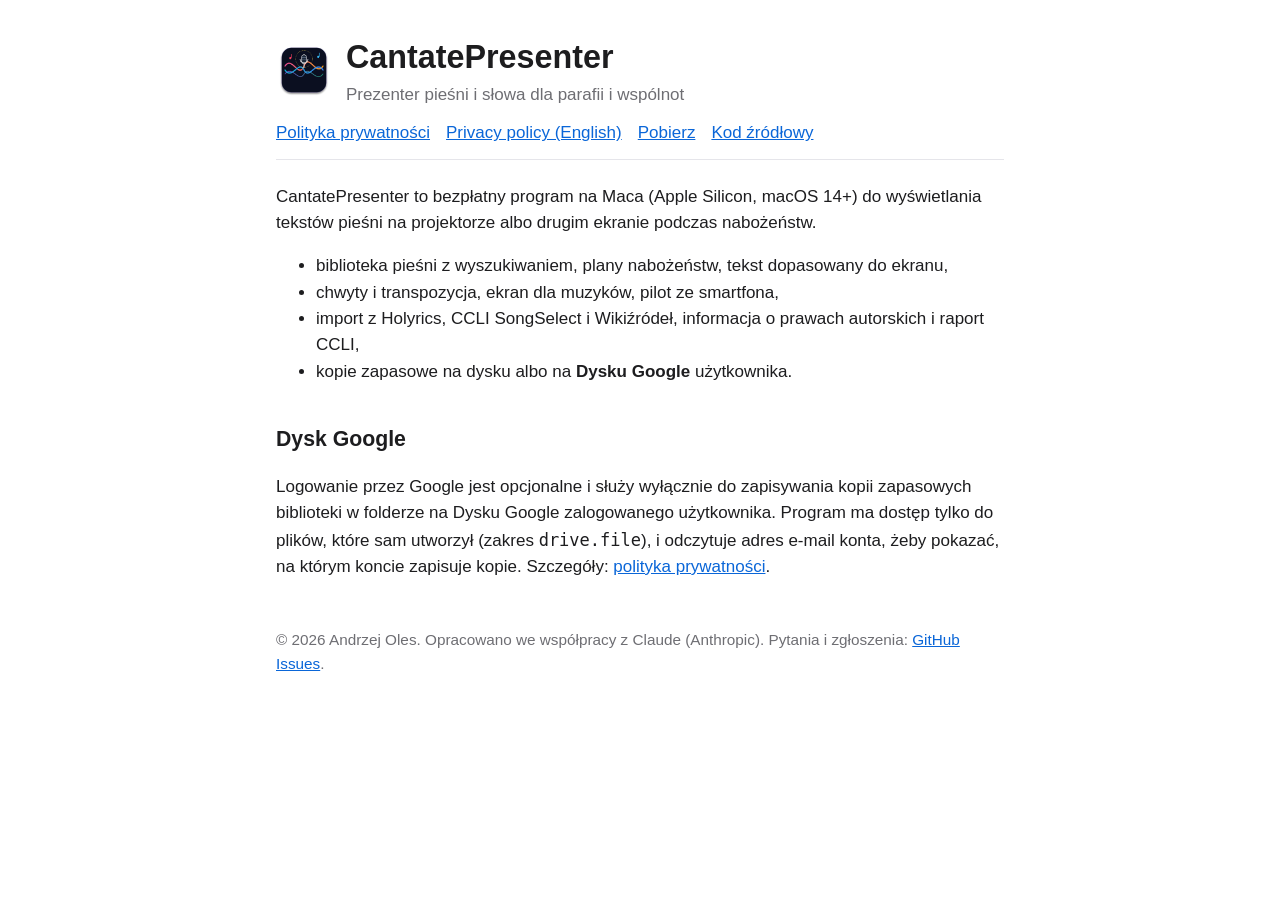
<file: docs/index.html>
<!doctype html>
<html lang="pl">
<head>
<meta charset="utf-8">
<meta name="viewport" content="width=device-width, initial-scale=1">
<title>CantatePresenter</title>
<meta name="description" content="Bezpłatny program dla parafii i wspólnot do wyświetlania tekstów pieśni na projektorze.">
<link rel="icon" href="icon.png">
<link rel="stylesheet" href="site.css">
</head>
<body>
<main>
<header><img src="icon.png" alt=""><div><h1>CantatePresenter</h1><div class="muted">Prezenter pieśni i słowa dla parafii i wspólnot</div></div></header>
<nav><a href="privacy.html">Polityka prywatności</a><a href="privacy.html#en">Privacy policy (English)</a><a href="https://github.com/andrzejoles/CantatePresenter/releases">Pobierz</a><a href="https://github.com/andrzejoles/CantatePresenter">Kod źródłowy</a></nav>

<p>CantatePresenter to bezpłatny program na Maca (Apple Silicon, macOS 14+) do wyświetlania tekstów pieśni na projektorze
albo drugim ekranie podczas nabożeństw.</p>
<ul>
  <li>biblioteka pieśni z wyszukiwaniem, plany nabożeństw, tekst dopasowany do ekranu,</li>
  <li>chwyty i transpozycja, ekran dla muzyków, pilot ze smartfona,</li>
  <li>import z Holyrics, CCLI SongSelect i Wikiźródeł, informacja o prawach autorskich i raport CCLI,</li>
  <li>kopie zapasowe na dysku albo na <strong>Dysku Google</strong> użytkownika.</li>
</ul>

<h2>Dysk Google</h2>
<p>Logowanie przez Google jest opcjonalne i służy wyłącznie do zapisywania kopii zapasowych biblioteki w folderze
na Dysku Google zalogowanego użytkownika. Program ma dostęp tylko do plików, które sam utworzył (zakres
<code>drive.file</code>), i odczytuje adres e-mail konta, żeby pokazać, na którym koncie zapisuje kopie.
Szczegóły: <a href="privacy.html">polityka prywatności</a>.</p>

<footer>© 2026 Andrzej Oles. Opracowano we współpracy z Claude (Anthropic). Pytania i zgłoszenia:
<a href="https://github.com/andrzejoles/CantatePresenter/issues">GitHub Issues</a>.</footer>
</main>
</body>
</html>
</file>
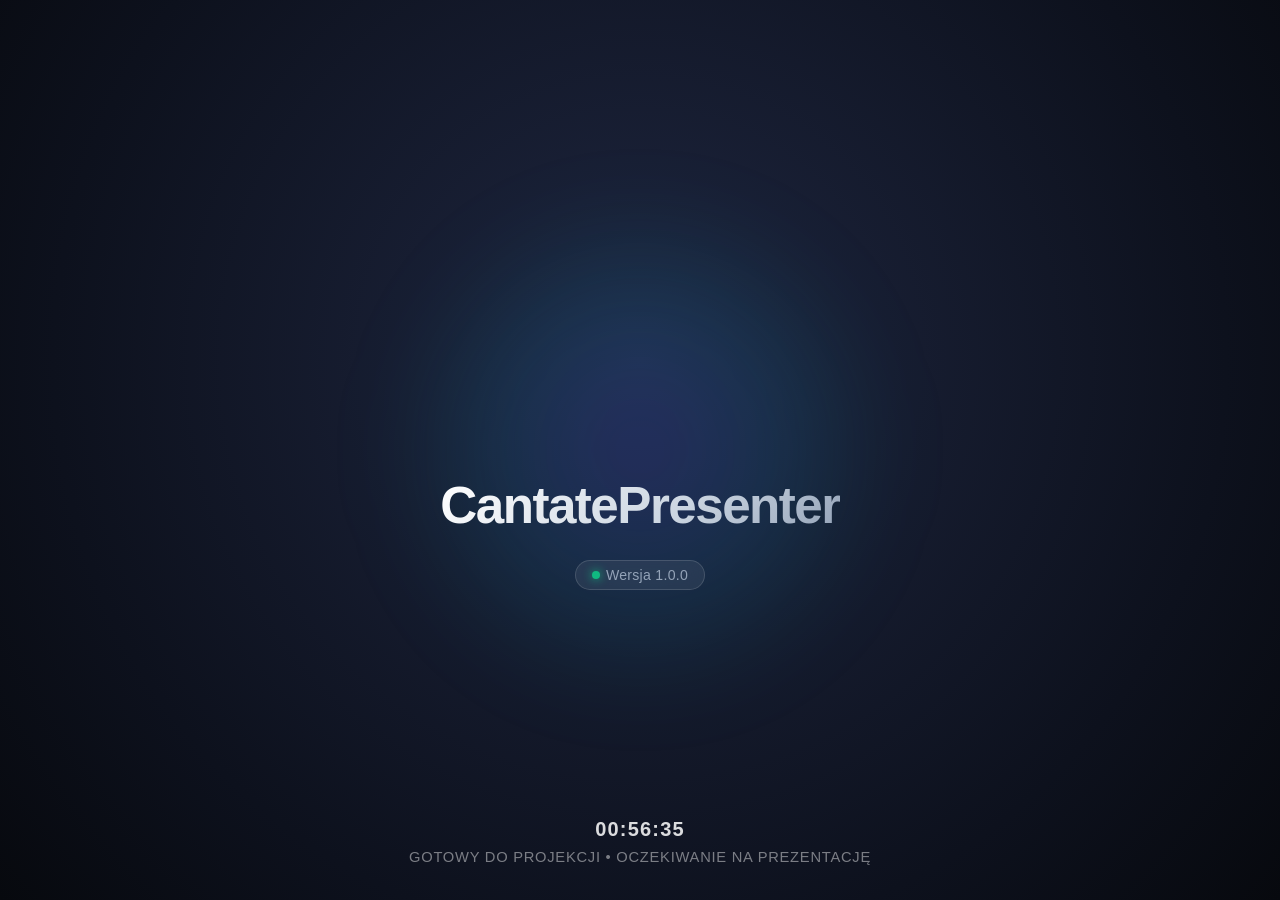
<file: data/standby.html>
<!DOCTYPE html>
<html lang="pl">
<head>
    <meta charset="UTF-8">
    <meta name="viewport" content="width=device-width, initial-scale=1.0">
    <title>CantatePresenter — Ekran Czuwania</title>
    <style>
        * {
            margin: 0;
            padding: 0;
            box-sizing: border-box;
            user-select: none;
            -webkit-user-select: none;
        }

        body {
            background: radial-gradient(circle at 50% 40%, #1e2640 0%, #0d111d 70%, #07090e 100%);
            color: #ffffff;
            font-family: -apple-system, BlinkMacSystemFont, "SF Pro Display", "Helvetica Neue", sans-serif;
            min-height: 100vh;
            display: flex;
            flex-direction: column;
            justify-content: center;
            align-items: center;
            overflow: hidden;
            position: relative;
        }

        /* Subtle ambient glow behind logo */
        .ambient-glow {
            position: absolute;
            width: 450px;
            height: 450px;
            background: radial-gradient(circle, rgba(79, 70, 229, 0.22) 0%, rgba(6, 182, 212, 0.12) 50%, transparent 75%);
            border-radius: 50%;
            filter: blur(50px);
            z-index: 1;
            animation: pulseGlow 6s ease-in-out infinite alternate;
        }

        @keyframes pulseGlow {
            0% { transform: scale(0.9); opacity: 0.6; }
            100% { transform: scale(1.15); opacity: 1; }
        }

        .container {
            z-index: 2;
            text-align: center;
            display: flex;
            flex-direction: column;
            align-items: center;
            gap: 20px;
            padding: 40px;
        }

        /* Custom Vector Logo */
        .logo-wrapper {
            position: relative;
            width: 140px;
            height: 140px;
            display: flex;
            align-items: center;
            justify-content: center;
            margin-bottom: 8px;
            filter: drop-shadow(0 12px 30px rgba(79, 70, 229, 0.4));
        }

        .logo-svg {
            width: 100%;
            height: 100%;
        }

        /* Typography */
        h1.app-title {
            font-size: 3.2rem;
            font-weight: 700;
            letter-spacing: -0.03em;
            background: linear-gradient(135deg, #ffffff 0%, #cbd5e1 60%, #94a3b8 100%);
            -webkit-background-clip: text;
            -webkit-text-fill-color: transparent;
            margin: 0;
            line-height: 1.1;
        }

        .app-subtitle {
            font-size: 1.35rem;
            font-weight: 400;
            letter-spacing: 0.08em;
            text-transform: uppercase;
            color: #38bdf8;
            margin-top: -6px;
        }

        .version-badge {
            display: inline-flex;
            align-items: center;
            gap: 6px;
            background: rgba(255, 255, 255, 0.07);
            border: 1px solid rgba(255, 255, 255, 0.14);
            border-radius: 30px;
            padding: 6px 16px;
            font-size: 0.88rem;
            color: #94a3b8;
            font-weight: 500;
            letter-spacing: 0.02em;
            backdrop-filter: blur(10px);
            margin-top: 6px;
        }

        .version-badge .dot {
            width: 8px;
            height: 8px;
            background-color: #10b981;
            border-radius: 50%;
            box-shadow: 0 0 10px #10b981;
            animation: pulseDot 2s infinite;
        }

        @keyframes pulseDot {
            0% { transform: scale(0.9); opacity: 0.7; }
            50% { transform: scale(1.2); opacity: 1; }
            100% { transform: scale(0.9); opacity: 0.7; }
        }

        /* Bottom status & clock */
        .footer-status {
            position: absolute;
            bottom: 35px;
            display: flex;
            flex-direction: column;
            align-items: center;
            gap: 8px;
            color: rgba(255, 255, 255, 0.45);
            font-size: 0.92rem;
            font-weight: 400;
            letter-spacing: 0.05em;
        }

        .live-clock {
            font-size: 1.25rem;
            font-weight: 600;
            color: rgba(255, 255, 255, 0.85);
            font-variant-numeric: tabular-nums;
            letter-spacing: 0.06em;
        }
    </style>
</head>
<body>
    <div class="ambient-glow"></div>

    <div class="container">
        <!-- Self-designed modern Logo: Cross + Open Songbook + Acoustic Wave -->
        <div class="logo-wrapper">
            <!--LOGO-->
        </div>

        <h1 class="app-title">CantatePresenter</h1>
        
        <div class="version-badge">
            <span class="dot"></span>
            <span>Wersja 1.0.0</span>
        </div>
    </div>

    <div class="footer-status">
        <div id="clock" class="live-clock">--:--</div>
        <div>GOTOWY DO PROJEKCJI • OCZEKIWANIE NA PREZENTACJĘ</div>
    </div>

    <script>
        function updateClock() {
            const now = new Date();
            const hours = String(now.getHours()).padStart(2, '0');
            const minutes = String(now.getMinutes()).padStart(2, '0');
            const seconds = String(now.getSeconds()).padStart(2, '0');
            document.getElementById('clock').textContent = `${hours}:${minutes}:${seconds}`;
        }
        updateClock();
        setInterval(updateClock, 1000);
    </script>
</body>
</html>
</file>
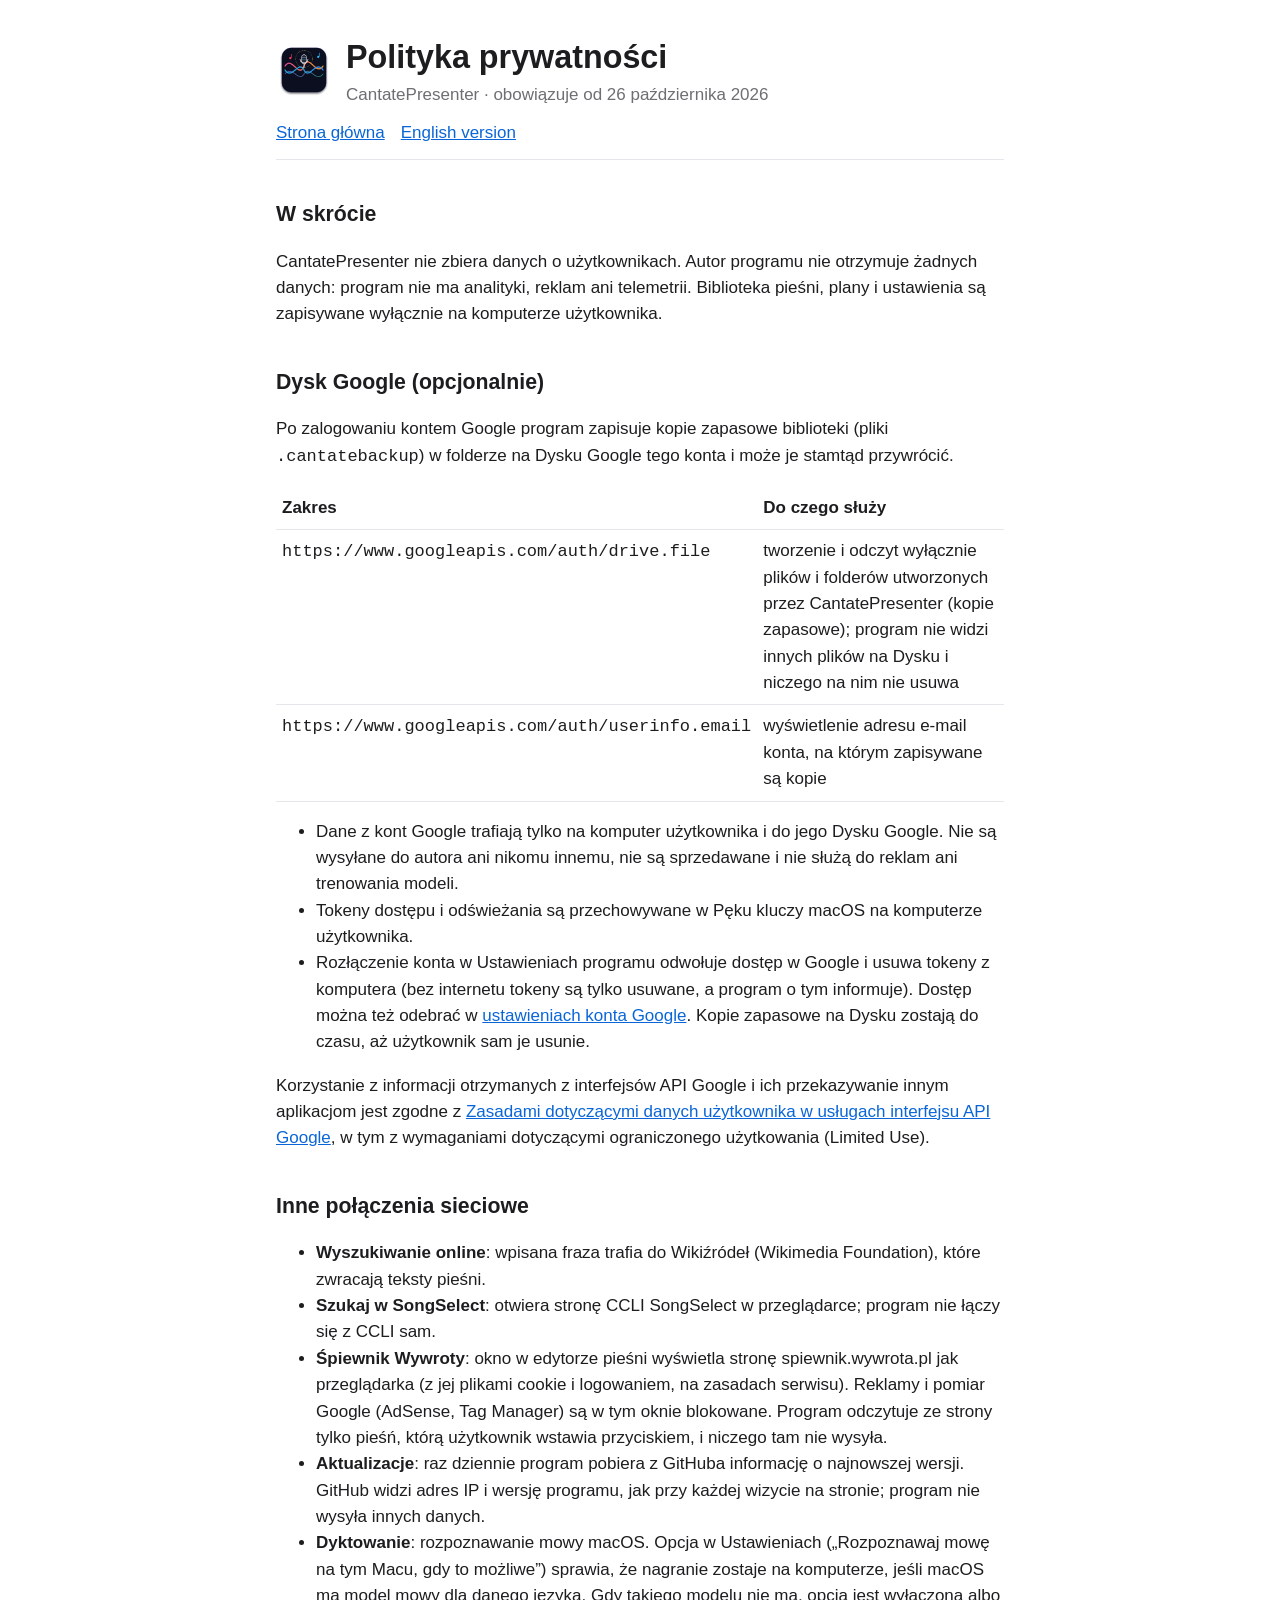
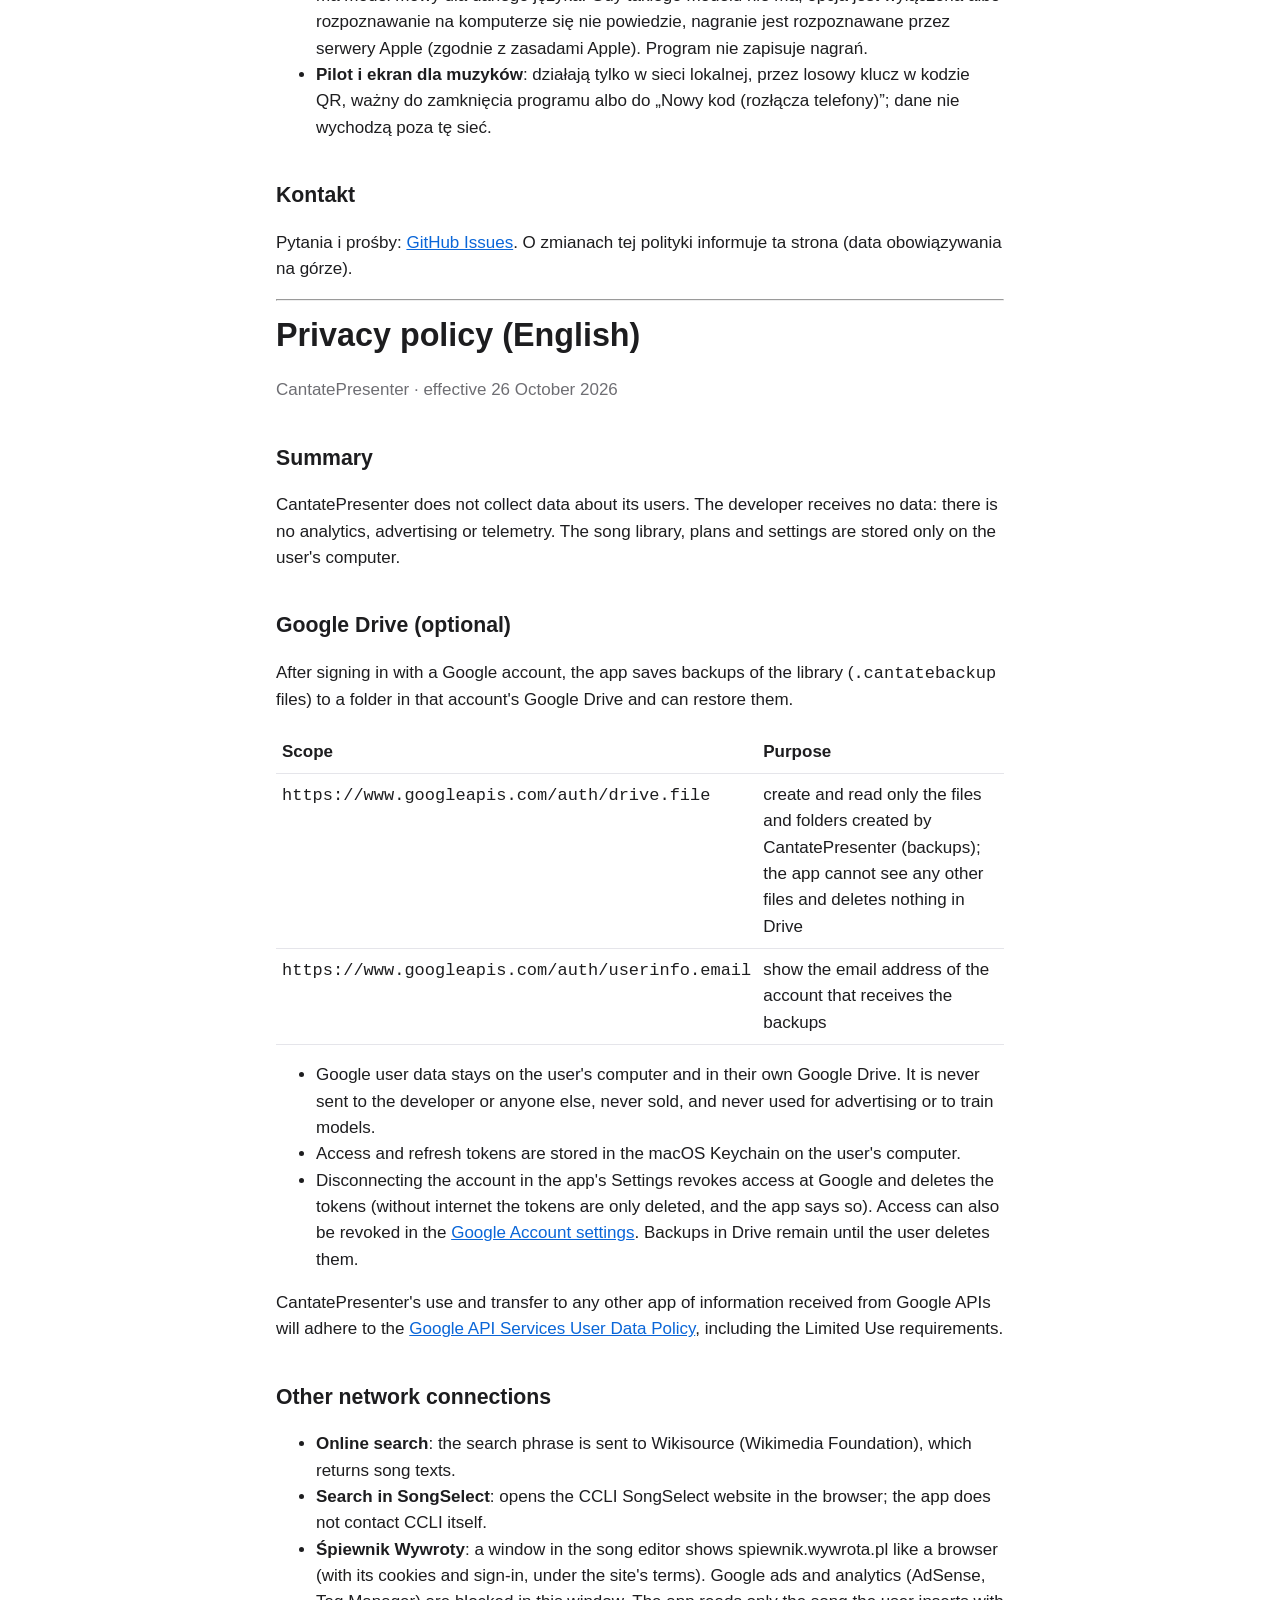
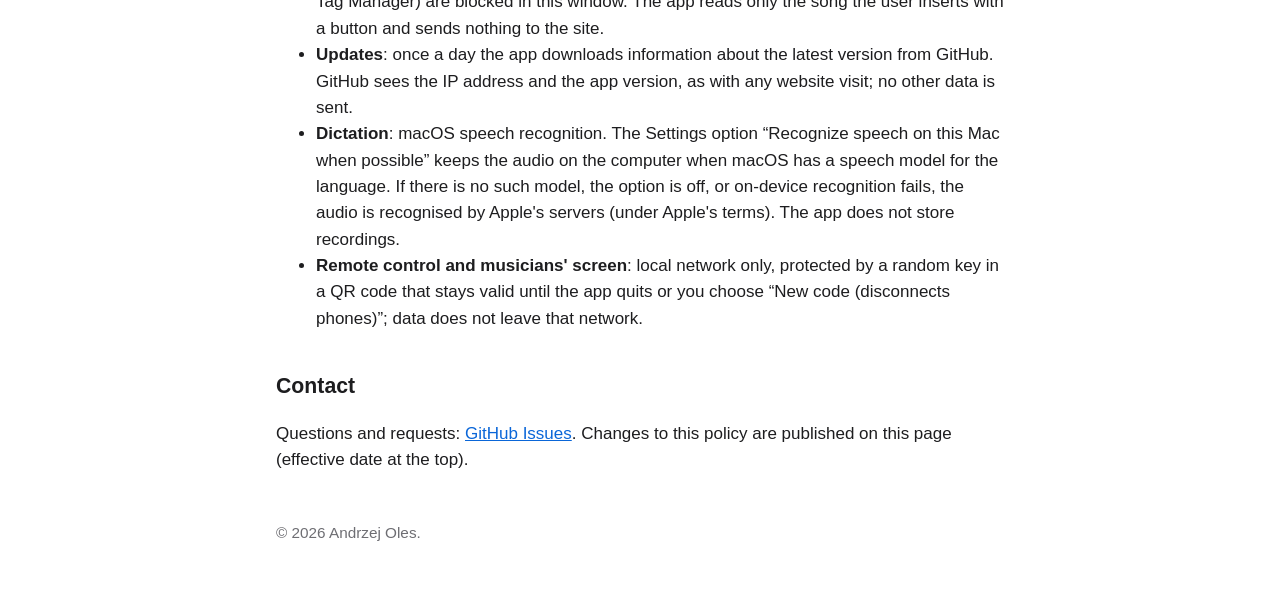
<file: docs/privacy.html>
<!doctype html>
<html lang="pl">
<head>
<meta charset="utf-8">
<meta name="viewport" content="width=device-width, initial-scale=1">
<title>CantatePresenter: polityka prywatności</title>
<link rel="icon" href="icon.png">
<link rel="stylesheet" href="site.css">
</head>
<body>
<main>
<header><img src="icon.png" alt=""><div><h1>Polityka prywatności</h1><div class="muted">CantatePresenter · obowiązuje od 26 października 2026</div></div></header>
<nav><a href="index.html">Strona główna</a><a href="#en">English version</a></nav>

<h2>W skrócie</h2>
<p>CantatePresenter nie zbiera danych o użytkownikach. Autor programu nie otrzymuje żadnych danych: program nie ma
analityki, reklam ani telemetrii. Biblioteka pieśni, plany i ustawienia są zapisywane wyłącznie na komputerze
użytkownika.</p>

<h2>Dysk Google (opcjonalnie)</h2>
<p>Po zalogowaniu kontem Google program zapisuje kopie zapasowe biblioteki (pliki <code>.cantatebackup</code>)
w folderze na Dysku Google tego konta i może je stamtąd przywrócić.</p>
<table>
<tr><th>Zakres</th><th>Do czego służy</th></tr>
<tr><td><code>https://www.googleapis.com/auth/drive.file</code></td><td>tworzenie i odczyt wyłącznie plików i folderów utworzonych przez CantatePresenter (kopie zapasowe); program nie widzi innych plików na Dysku i niczego na nim nie usuwa</td></tr>
<tr><td><code>https://www.googleapis.com/auth/userinfo.email</code></td><td>wyświetlenie adresu e-mail konta, na którym zapisywane są kopie</td></tr>
</table>
<ul>
  <li>Dane z kont Google trafiają tylko na komputer użytkownika i do jego Dysku Google. Nie są wysyłane do autora
  ani nikomu innemu, nie są sprzedawane i nie służą do reklam ani trenowania modeli.</li>
  <li>Tokeny dostępu i odświeżania są przechowywane w Pęku kluczy macOS na komputerze użytkownika.</li>
  <li>Rozłączenie konta w Ustawieniach programu odwołuje dostęp w Google i usuwa tokeny z komputera (bez internetu
  tokeny są tylko usuwane, a program o tym informuje). Dostęp można też odebrać w
  <a href="https://myaccount.google.com/permissions">ustawieniach konta Google</a>. Kopie zapasowe na Dysku zostają
  do czasu, aż użytkownik sam je usunie.</li>
</ul>
<p>Korzystanie z informacji otrzymanych z interfejsów API Google i ich przekazywanie innym aplikacjom jest zgodne z
<a href="https://developers.google.com/terms/api-services-user-data-policy">Zasadami dotyczącymi danych użytkownika w usługach interfejsu API Google</a>,
w tym z wymaganiami dotyczącymi ograniczonego użytkowania (Limited Use).</p>

<h2>Inne połączenia sieciowe</h2>
<ul>
  <li><strong>Wyszukiwanie online</strong>: wpisana fraza trafia do Wikiźródeł (Wikimedia Foundation), które zwracają teksty pieśni.</li>
  <li><strong>Szukaj w SongSelect</strong>: otwiera stronę CCLI SongSelect w przeglądarce; program nie łączy się z CCLI sam.</li>
  <li><strong>Śpiewnik Wywroty</strong>: okno w edytorze pieśni wyświetla stronę spiewnik.wywrota.pl jak przeglądarka
  (z jej plikami cookie i logowaniem, na zasadach serwisu). Reklamy i pomiar Google (AdSense, Tag Manager) są w tym
  oknie blokowane. Program odczytuje ze strony tylko pieśń, którą użytkownik wstawia przyciskiem, i niczego tam nie wysyła.</li>
  <li><strong>Aktualizacje</strong>: raz dziennie program pobiera z GitHuba informację o najnowszej wersji. GitHub widzi
  adres IP i wersję programu, jak przy każdej wizycie na stronie; program nie wysyła innych danych.</li>
  <li><strong>Dyktowanie</strong>: rozpoznawanie mowy macOS. Opcja w Ustawieniach („Rozpoznawaj mowę na tym Macu,
  gdy to możliwe”) sprawia, że nagranie zostaje na komputerze, jeśli macOS ma model mowy dla danego języka. Gdy
  takiego modelu nie ma, opcja jest wyłączona albo rozpoznawanie na komputerze się nie powiedzie, nagranie jest
  rozpoznawane przez serwery Apple (zgodnie z zasadami Apple). Program nie zapisuje nagrań.</li>
  <li><strong>Pilot i ekran dla muzyków</strong>: działają tylko w sieci lokalnej, przez losowy klucz w kodzie QR, ważny do zamknięcia programu albo do „Nowy kod (rozłącza telefony)”;
  dane nie wychodzą poza tę sieć.</li>
</ul>

<h2>Kontakt</h2>
<p>Pytania i prośby: <a href="https://github.com/andrzejoles/CantatePresenter/issues">GitHub Issues</a>.
O zmianach tej polityki informuje ta strona (data obowiązywania na górze).</p>

<hr id="en">
<h1>Privacy policy (English)</h1>
<p class="muted">CantatePresenter · effective 26 October 2026</p>

<h2>Summary</h2>
<p>CantatePresenter does not collect data about its users. The developer receives no data: there is no analytics,
advertising or telemetry. The song library, plans and settings are stored only on the user's computer.</p>

<h2>Google Drive (optional)</h2>
<p>After signing in with a Google account, the app saves backups of the library (<code>.cantatebackup</code> files) to
a folder in that account's Google Drive and can restore them.</p>
<table>
<tr><th>Scope</th><th>Purpose</th></tr>
<tr><td><code>https://www.googleapis.com/auth/drive.file</code></td><td>create and read only the files and folders created by CantatePresenter (backups); the app cannot see any other files and deletes nothing in Drive</td></tr>
<tr><td><code>https://www.googleapis.com/auth/userinfo.email</code></td><td>show the email address of the account that receives the backups</td></tr>
</table>
<ul>
  <li>Google user data stays on the user's computer and in their own Google Drive. It is never sent to the developer or
  anyone else, never sold, and never used for advertising or to train models.</li>
  <li>Access and refresh tokens are stored in the macOS Keychain on the user's computer.</li>
  <li>Disconnecting the account in the app's Settings revokes access at Google and deletes the tokens (without internet the
  tokens are only deleted, and the app says so). Access can also be revoked in the
  <a href="https://myaccount.google.com/permissions">Google Account settings</a>. Backups in Drive remain until the user deletes them.</li>
</ul>
<p>CantatePresenter's use and transfer to any other app of information received from Google APIs will adhere to the
<a href="https://developers.google.com/terms/api-services-user-data-policy">Google API Services User Data Policy</a>,
including the Limited Use requirements.</p>

<h2>Other network connections</h2>
<ul>
  <li><strong>Online search</strong>: the search phrase is sent to Wikisource (Wikimedia Foundation), which returns song texts.</li>
  <li><strong>Search in SongSelect</strong>: opens the CCLI SongSelect website in the browser; the app does not contact CCLI itself.</li>
  <li><strong>Śpiewnik Wywroty</strong>: a window in the song editor shows spiewnik.wywrota.pl like a browser (with its
  cookies and sign-in, under the site's terms). Google ads and analytics (AdSense, Tag Manager) are blocked in this
  window. The app reads only the song the user inserts with a button and sends nothing to the site.</li>
  <li><strong>Updates</strong>: once a day the app downloads information about the latest version from GitHub. GitHub sees the
  IP address and the app version, as with any website visit; no other data is sent.</li>
  <li><strong>Dictation</strong>: macOS speech recognition. The Settings option “Recognize speech on this Mac when possible”
  keeps the audio on the computer when macOS has a speech model for the language. If there is no such model, the option is
  off, or on-device recognition fails, the audio is recognised by Apple's servers (under Apple's terms). The app does not
  store recordings.</li>
  <li><strong>Remote control and musicians' screen</strong>: local network only, protected by a random key in a QR code that stays valid until the app quits or you choose “New code (disconnects phones)”; data does not leave that network.</li>
</ul>

<h2>Contact</h2>
<p>Questions and requests: <a href="https://github.com/andrzejoles/CantatePresenter/issues">GitHub Issues</a>.
Changes to this policy are published on this page (effective date at the top).</p>

<footer>© 2026 Andrzej Oles.</footer>
</main>
</body>
</html>
</file>
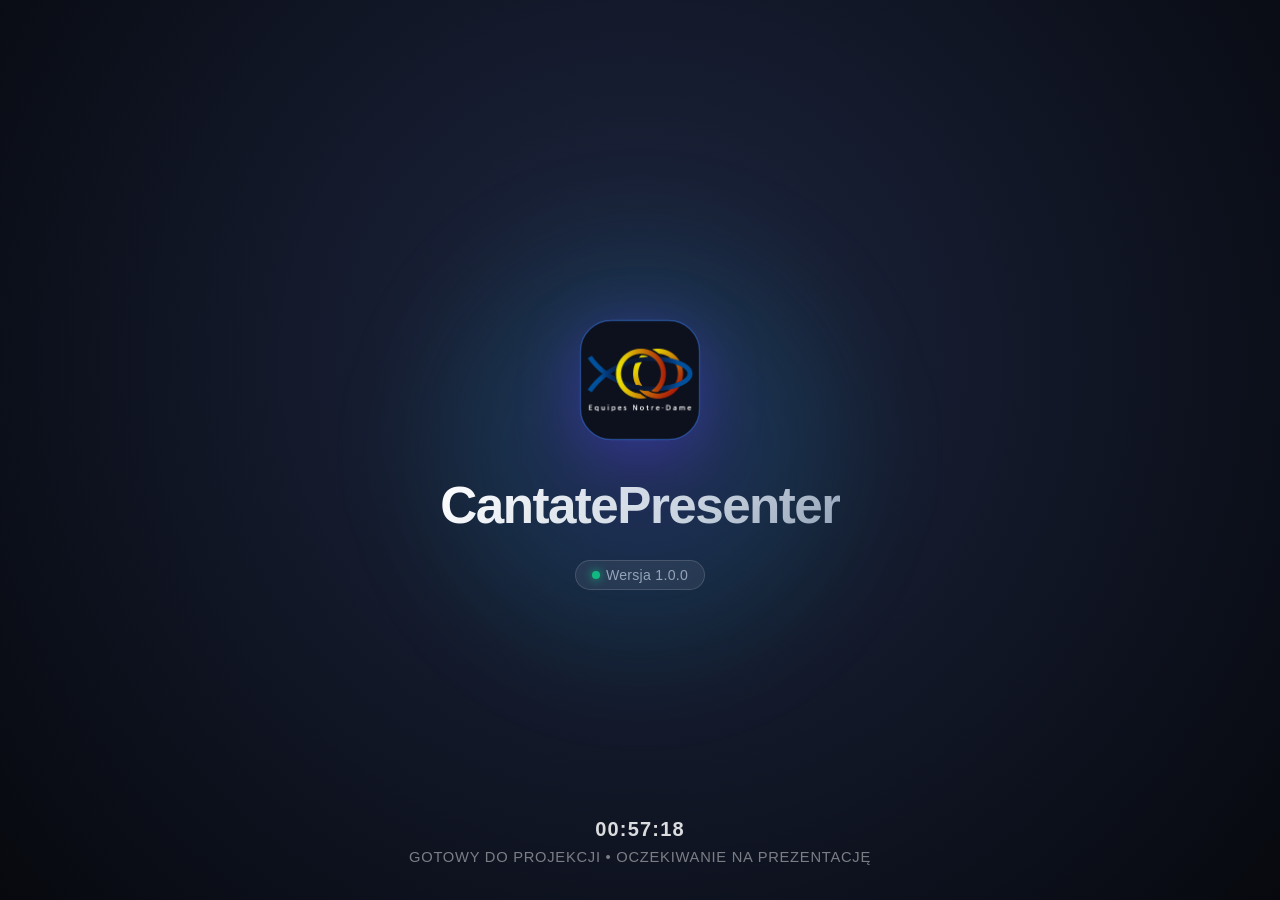
<file: CantatePresenter/data/standby.html>
<!DOCTYPE html>
<html lang="pl">
<head>
    <meta charset="UTF-8">
    <meta name="viewport" content="width=device-width, initial-scale=1.0">
    <title>CantatePresenter — Ekran Czuwania</title>
    <style>
        * {
            margin: 0;
            padding: 0;
            box-sizing: border-box;
            user-select: none;
            -webkit-user-select: none;
        }

        body {
            background: radial-gradient(circle at 50% 40%, #1e2640 0%, #0d111d 70%, #07090e 100%);
            color: #ffffff;
            font-family: -apple-system, BlinkMacSystemFont, "SF Pro Display", "Helvetica Neue", sans-serif;
            min-height: 100vh;
            display: flex;
            flex-direction: column;
            justify-content: center;
            align-items: center;
            overflow: hidden;
            position: relative;
        }

        /* Subtle ambient glow behind logo */
        .ambient-glow {
            position: absolute;
            width: 450px;
            height: 450px;
            background: radial-gradient(circle, rgba(79, 70, 229, 0.22) 0%, rgba(6, 182, 212, 0.12) 50%, transparent 75%);
            border-radius: 50%;
            filter: blur(50px);
            z-index: 1;
            animation: pulseGlow 6s ease-in-out infinite alternate;
        }

        @keyframes pulseGlow {
            0% { transform: scale(0.9); opacity: 0.6; }
            100% { transform: scale(1.15); opacity: 1; }
        }

        .container {
            z-index: 2;
            text-align: center;
            display: flex;
            flex-direction: column;
            align-items: center;
            gap: 20px;
            padding: 40px;
        }

        /* Custom Vector Logo */
        .logo-wrapper {
            position: relative;
            width: 140px;
            height: 140px;
            display: flex;
            align-items: center;
            justify-content: center;
            margin-bottom: 8px;
            filter: drop-shadow(0 12px 30px rgba(79, 70, 229, 0.4));
        }

        .logo-svg {
            width: 100%;
            height: 100%;
        }

        /* Typography */
        h1.app-title {
            font-size: 3.2rem;
            font-weight: 700;
            letter-spacing: -0.03em;
            background: linear-gradient(135deg, #ffffff 0%, #cbd5e1 60%, #94a3b8 100%);
            -webkit-background-clip: text;
            -webkit-text-fill-color: transparent;
            margin: 0;
            line-height: 1.1;
        }

        .app-subtitle {
            font-size: 1.35rem;
            font-weight: 400;
            letter-spacing: 0.08em;
            text-transform: uppercase;
            color: #38bdf8;
            margin-top: -6px;
        }

        .version-badge {
            display: inline-flex;
            align-items: center;
            gap: 6px;
            background: rgba(255, 255, 255, 0.07);
            border: 1px solid rgba(255, 255, 255, 0.14);
            border-radius: 30px;
            padding: 6px 16px;
            font-size: 0.88rem;
            color: #94a3b8;
            font-weight: 500;
            letter-spacing: 0.02em;
            backdrop-filter: blur(10px);
            margin-top: 6px;
        }

        .version-badge .dot {
            width: 8px;
            height: 8px;
            background-color: #10b981;
            border-radius: 50%;
            box-shadow: 0 0 10px #10b981;
            animation: pulseDot 2s infinite;
        }

        @keyframes pulseDot {
            0% { transform: scale(0.9); opacity: 0.7; }
            50% { transform: scale(1.2); opacity: 1; }
            100% { transform: scale(0.9); opacity: 0.7; }
        }

        /* Bottom status & clock */
        .footer-status {
            position: absolute;
            bottom: 35px;
            display: flex;
            flex-direction: column;
            align-items: center;
            gap: 8px;
            color: rgba(255, 255, 255, 0.45);
            font-size: 0.92rem;
            font-weight: 400;
            letter-spacing: 0.05em;
        }

        .live-clock {
            font-size: 1.25rem;
            font-weight: 600;
            color: rgba(255, 255, 255, 0.85);
            font-variant-numeric: tabular-nums;
            letter-spacing: 0.06em;
        }
    </style>
</head>
<body>
    <div class="ambient-glow"></div>

    <div class="container">
        <!-- Self-designed modern Logo: Cross + Open Songbook + Acoustic Wave -->
        <div class="logo-wrapper">
            <svg viewBox="0 0 200 200" fill="none" xmlns="http://www.w3.org/2000/svg" xmlns:xlink="http://www.w3.org/1999/xlink">
    <rect x="15" y="15" width="170" height="170" rx="44" fill="#0D111D" stroke="#3B82F6" stroke-width="2" stroke-opacity="0.4"/>
    <image href="[data-uri]" x="24" y="45" width="152" height="110" preserveAspectRatio="xMidYMid meet"/>
</svg>
        </div>

        <h1 class="app-title">CantatePresenter</h1>
        
        <div class="version-badge">
            <span class="dot"></span>
            <span>Wersja 1.0.0</span>
        </div>
    </div>

    <div class="footer-status">
        <div id="clock" class="live-clock">--:--</div>
        <div>GOTOWY DO PROJEKCJI • OCZEKIWANIE NA PREZENTACJĘ</div>
    </div>

    <script>
        function updateClock() {
            const now = new Date();
            const hours = String(now.getHours()).padStart(2, '0');
            const minutes = String(now.getMinutes()).padStart(2, '0');
            const seconds = String(now.getSeconds()).padStart(2, '0');
            document.getElementById('clock').textContent = `${hours}:${minutes}:${seconds}`;
        }
        updateClock();
        setInterval(updateClock, 1000);
    </script>
</body>
</html>
</file>
<file: docs/site.css>
:root { --text: #1d1d1f; --muted: #6e6e73; --bg: #ffffff; --line: #e5e5ea; --accent: #0a66d8; }
@media (prefers-color-scheme: dark) { :root { --text: #f2f2f4; --muted: #a1a1a6; --bg: #111214; --line: #2c2e34; --accent: #4ea1ff; } }
* { box-sizing: border-box; }
body { margin: 0; background: var(--bg); color: var(--text); font: 17px/1.55 -apple-system, BlinkMacSystemFont, "Segoe UI", Roboto, sans-serif; }
main { max-width: 760px; margin: 0 auto; padding: 32px 16px 64px; }
header { display: flex; align-items: center; gap: 14px; margin-bottom: 8px; }
header img { width: 56px; height: 56px; border-radius: 12px; }
h1 { margin: 0; font-size: 1.9em; }
h2 { margin-top: 1.8em; font-size: 1.25em; }
a { color: var(--accent); }
.muted { color: var(--muted); }
nav { display: flex; gap: 16px; flex-wrap: wrap; margin: 12px 0 24px; padding-bottom: 12px; border-bottom: 1px solid var(--line); }
table { border-collapse: collapse; width: 100%; }
td, th { text-align: left; vertical-align: top; padding: 8px 6px; border-bottom: 1px solid var(--line); }
footer { margin-top: 48px; color: var(--muted); font-size: 0.9em; }
</file>
